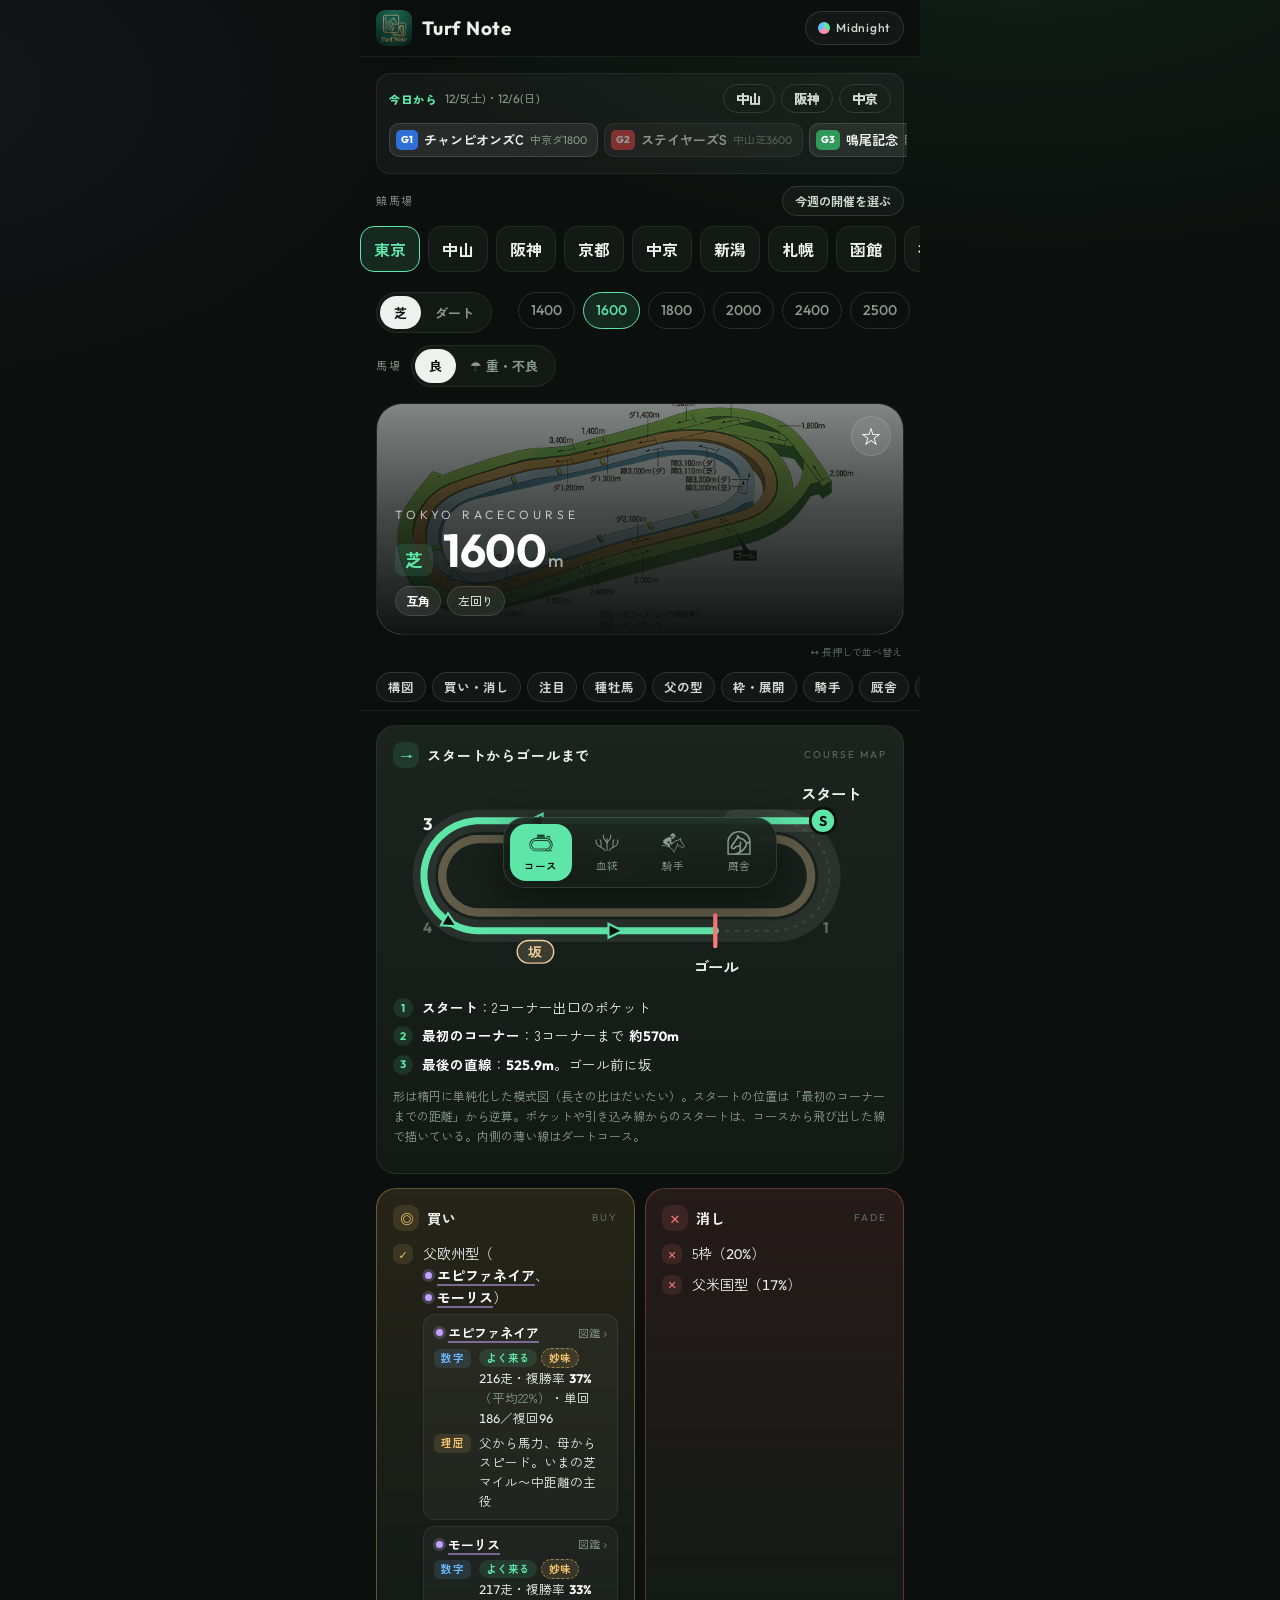
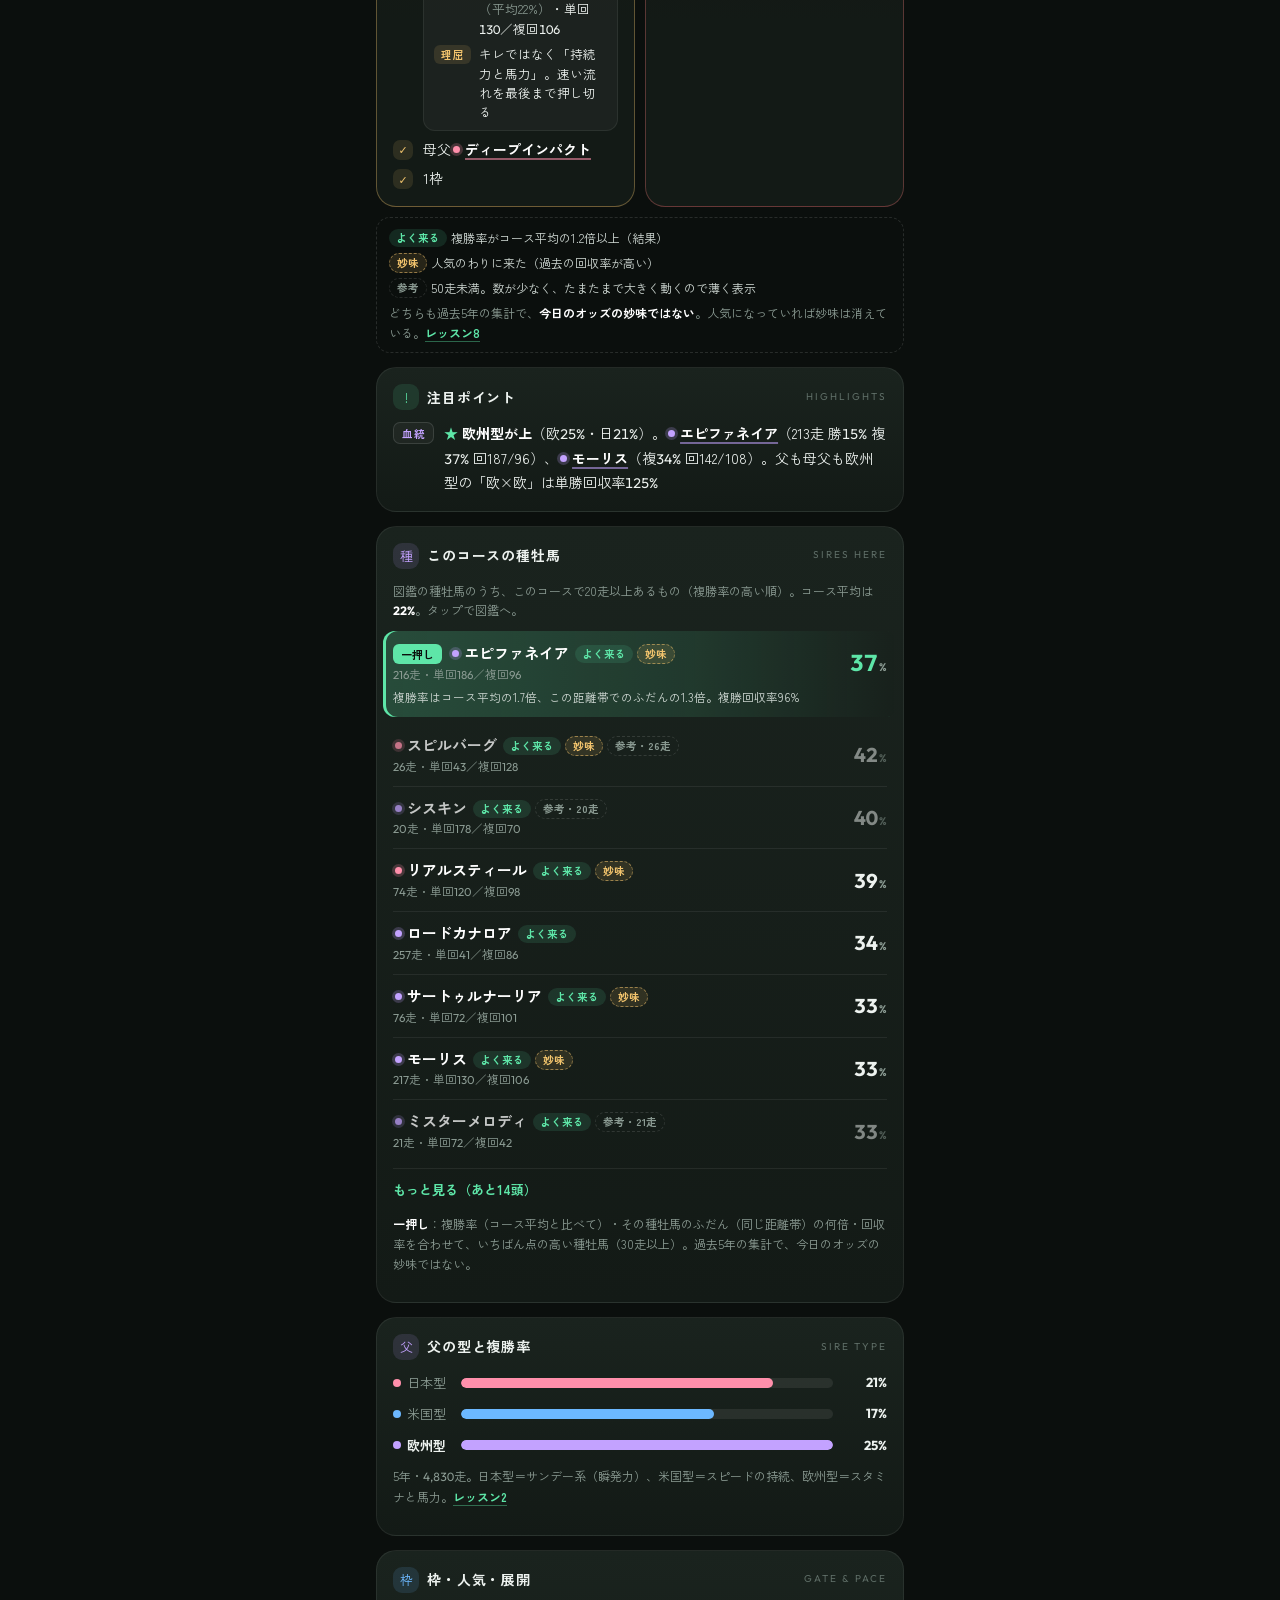
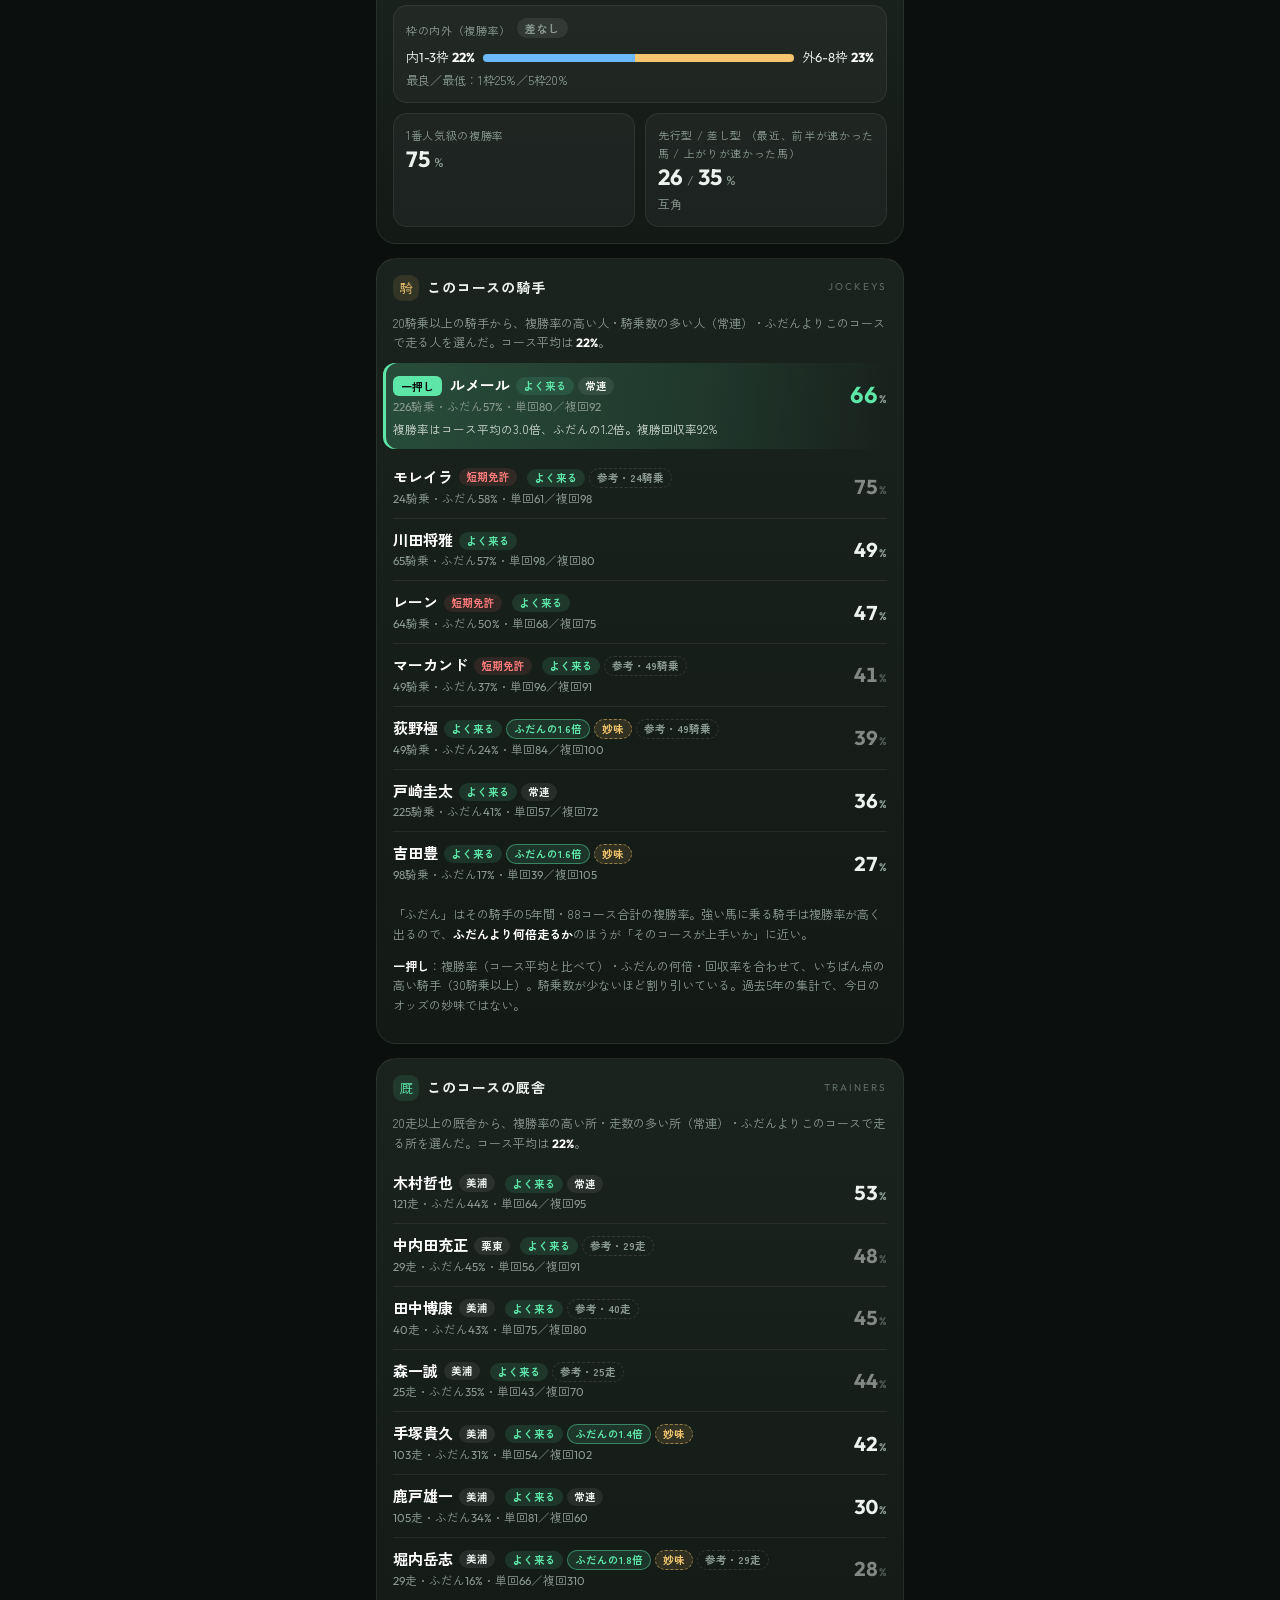
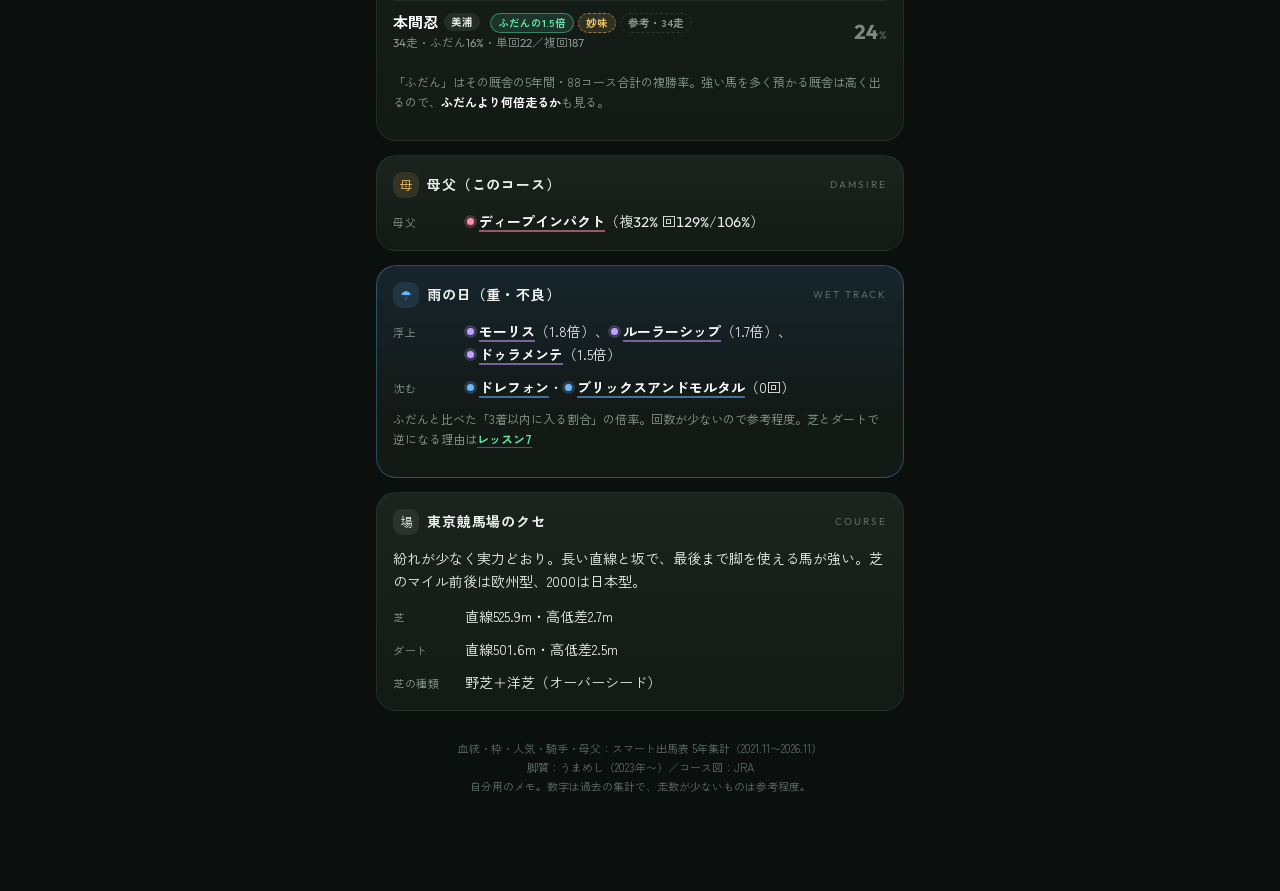
<file: index.html>
<!doctype html>
<html lang="ja">
<head>
  <meta charset="utf-8">
  <meta name="viewport" content="width=device-width, initial-scale=1, viewport-fit=cover">
  <title>Turf Note</title>
  <meta name="description" content="コースを選ぶと、馬券の買い・消し条件と血統・枠の傾向がわかる自分用ノート">
  <meta name="theme-color" content="#0b0f0d">
  <meta name="apple-mobile-web-app-capable" content="yes">
  <meta name="apple-mobile-web-app-status-bar-style" content="black-translucent">
  <meta name="apple-mobile-web-app-title" content="Turf Note">
  <link rel="manifest" href="manifest.webmanifest">
  <link rel="icon" href="icon-192.png" type="image/png">
  <link rel="apple-touch-icon" href="icon-180.png">
  <link rel="preconnect" href="https://fonts.googleapis.com">
  <link rel="preconnect" href="https://fonts.gstatic.com" crossorigin>
  <link href="https://fonts.googleapis.com/css2?family=Outfit:wght@300;500;700&family=Zen+Kaku+Gothic+New:wght@400;500;700&display=swap" rel="stylesheet">
  <link rel="stylesheet" href="style.css">
</head>
<body>
  <div class="app">
    <header class="topbar">
      <div class="brand">
        <button id="topback" class="topback" data-back aria-label="前の画面に戻る"><b>‹</b>戻る</button>
        <img class="brand-mark" src="icon-180.png" alt="" aria-hidden="true">
        <div>
          <div class="brand-name">Turf Note</div>        </div>
        <button id="skin" class="skin-btn" aria-label="デザインを切り替える"><i></i><span>Midnight</span></button>
      </div>
    </header>

    <main id="view"></main>

    <nav class="tabbar" aria-label="メニュー">
      <button class="tab is-active" data-tab="course"><i class="ti ti-course" aria-hidden="true"></i><span>コース</span></button>
      <button class="tab" data-tab="blood"><i class="ti ti-blood" aria-hidden="true"></i><span>血統</span></button>
    <button class="tab" data-tab="jockeys"><i class="ti ti-jockey" aria-hidden="true"></i><span>騎手</span></button>
    <button class="tab" data-tab="trainers"><i class="ti ti-stable" aria-hidden="true"></i><span>厩舎</span></button>
    </nav>
  </div>

  <script src="data.js"></script>
  <script src="app.js"></script>
</body>
</html>
</file>
<file: style.css>
/* Turf Note — 3つのスキン（Midnight / Daylight / Paddock）を data-skin で切り替える */
:root {
  /* Midnight（既定）：夜の芝。暗い緑の地にミント */
  --bg: #0b0f0d;
  --glow1: rgba(94, 230, 168, 0.08);
  --glow2: rgba(195, 162, 255, 0.06);
  --surface: #131a16;
  --surface2: #1a231e;
  --line: rgba(255, 255, 255, 0.07);
  --line2: rgba(255, 255, 255, 0.12);
  --glass: rgba(255, 255, 255, 0.04);
  --glass2: rgba(255, 255, 255, 0.08);
  --text: #edf2ef;
  --text2: #cfd8d3;
  --strong: #ffffff;
  --muted: #8b9b93;
  --faint: #5d6c65;
  --accent: #5ee6a8;
  --on-accent: #0b0f0d;
  --accent-soft: rgba(94, 230, 168, 0.12);
  --gold: #f2c46d;
  --gold-soft: rgba(242, 196, 109, 0.12);
  --red: #ff7b7b;
  --red-soft: rgba(255, 123, 123, 0.11);
  --jp: #ff8fab;
  --us: #6cb8ff;
  --us-soft: rgba(108, 184, 255, 0.13);
  --eu: #c3a2ff;
  --eu-soft: rgba(195, 162, 255, 0.13);
  --dirt: #e9c99a;
  --turf: #5ee6a8;
  --dirt-soft: rgba(233, 201, 154, 0.18);
  --bar: rgba(11, 15, 13, 0.86);
  --tabbar: rgba(22, 30, 26, 0.84);
  --hero-ground: #0d1611;
  --hero-fade-0: rgba(11, 15, 13, 0.12);
  --hero-fade-1: rgba(11, 15, 13, 0.55);
  --hero-fade-2: rgba(11, 15, 13, 0.96);
  --hero-text: #ffffff;
  --hero-img-opacity: 0.55;
  --shadow: 0 12px 40px rgba(0, 0, 0, 0.45);
  --radius: 20px;
  --font: "Zen Kaku Gothic New", system-ui, -apple-system, "Hiragino Sans", sans-serif;
  --num: "Outfit", "Zen Kaku Gothic New", sans-serif;
  --display: "Outfit", "Zen Kaku Gothic New", sans-serif;
  --safe-b: env(safe-area-inset-bottom, 0px);
  color-scheme: dark;
}

/* Daylight：昼の競馬場。白い地に深い芝の緑 */
:root[data-skin="daylight"] {
  --bg: #eef2ee;
  --glow1: rgba(15, 138, 95, 0.10);
  --glow2: rgba(40, 90, 200, 0.06);
  --surface: #ffffff;
  --surface2: #ffffff;
  --line: rgba(16, 40, 28, 0.08);
  --line2: rgba(16, 40, 28, 0.16);
  --glass: rgba(16, 40, 28, 0.035);
  --glass2: rgba(16, 40, 28, 0.07);
  --text: #15241c;
  --text2: #33463c;
  --strong: #0a1610;
  --muted: #5f7268;
  --faint: #8a9a91;
  --accent: #0f8a5f;
  --on-accent: #ffffff;
  --accent-soft: rgba(15, 138, 95, 0.10);
  --gold: #a8741a;
  --gold-soft: rgba(201, 146, 40, 0.13);
  --red: #c8423f;
  --red-soft: rgba(200, 66, 63, 0.09);
  --jp: #d94a78;
  --us: #2b74c9;
  --us-soft: rgba(43, 116, 201, 0.10);
  --eu: #7c55d6;
  --eu-soft: rgba(124, 85, 214, 0.10);
  --dirt: #9a6a2e;
  --turf: #1f9a5c;
  --dirt-soft: rgba(154, 106, 46, 0.12);
  --bar: rgba(238, 242, 238, 0.88);
  --tabbar: rgba(255, 255, 255, 0.9);
  --hero-ground: #dfe9e2;
  --hero-fade-0: rgba(255, 255, 255, 0.0);
  --hero-fade-1: rgba(255, 255, 255, 0.35);
  --hero-fade-2: rgba(255, 255, 255, 0.96);
  --hero-text: #0a1610;
  --hero-img-opacity: 0.9;
  --shadow: 0 10px 30px rgba(16, 40, 28, 0.14);
  color-scheme: light;
}

/* Paddock：勝負服。濃紺の地に黄色、角を立てた番組表風 */
:root[data-skin="paddock"] {
  --bg: #0c1330;
  --glow1: rgba(255, 210, 63, 0.10);
  --glow2: rgba(255, 77, 109, 0.08);
  --surface: #121b40;
  --surface2: #17224d;
  --line: rgba(255, 255, 255, 0.09);
  --line2: rgba(255, 255, 255, 0.16);
  --glass: rgba(255, 255, 255, 0.05);
  --glass2: rgba(255, 255, 255, 0.09);
  --text: #f3f5ff;
  --text2: #d3d9f5;
  --strong: #ffffff;
  --muted: #9aa6d6;
  --faint: #6a76a8;
  --accent: #ffd23f;
  --on-accent: #0c1330;
  --accent-soft: rgba(255, 210, 63, 0.14);
  --gold: #ffd23f;
  --gold-soft: rgba(255, 210, 63, 0.14);
  --red: #ff5c7a;
  --red-soft: rgba(255, 92, 122, 0.14);
  --jp: #ff7aa2;
  --us: #59c3ff;
  --us-soft: rgba(89, 195, 255, 0.14);
  --eu: #b99bff;
  --eu-soft: rgba(185, 155, 255, 0.14);
  --dirt: #ffb86b;
  --turf: #4fd18b;
  --dirt-soft: rgba(255, 184, 107, 0.16);
  --bar: rgba(12, 19, 48, 0.88);
  --tabbar: rgba(18, 27, 64, 0.9);
  --hero-ground: #0e1a45;
  --hero-fade-0: rgba(12, 19, 48, 0.15);
  --hero-fade-1: rgba(12, 19, 48, 0.55);
  --hero-fade-2: rgba(12, 19, 48, 0.97);
  --hero-text: #ffffff;
  --hero-img-opacity: 0.5;
  --radius: 8px;
  --display: "Outfit", "Zen Kaku Gothic New", sans-serif;
  color-scheme: dark;
}

* { box-sizing: border-box; }
html, body { margin: 0; }
body {
  background:
    radial-gradient(1200px 600px at 80% -10%, var(--glow1), transparent 60%),
    radial-gradient(900px 500px at -10% 10%, var(--glow2), transparent 60%),
    var(--bg);
  background-attachment: fixed;
  color: var(--text);
  font-family: var(--font);
  font-size: 15px;
  line-height: 1.65;
  -webkit-font-smoothing: antialiased;
  -webkit-tap-highlight-color: transparent;
  transition: background-color .3s, color .3s;
}
button { font: inherit; color: inherit; background: none; border: 0; cursor: pointer; }
button:focus-visible { outline: 2px solid var(--accent); outline-offset: 2px; }
b, strong { font-weight: 700; color: var(--strong); }
.num { font-family: var(--num); font-feature-settings: "tnum"; }

.app {
  max-width: 560px; margin: 0 auto; min-height: 100vh;
  padding-left: max(16px, env(safe-area-inset-left, 0px));
  padding-right: max(16px, env(safe-area-inset-right, 0px));
  padding-bottom: calc(96px + var(--safe-b));
}

/* ---------- top bar ---------- */
.topbar {
  /* iPhoneのホーム画面版では画面の一番上（時計の下）まで帯を伸ばす。
     top をずらすと下の中身に帯が重なって「戻る」が隠れるので、top は0にして余白で逃がす */
  position: sticky; top: 0; z-index: 20;
  margin: 0 calc(-1 * max(16px, env(safe-area-inset-left, 0px)));
  padding: calc(10px + env(safe-area-inset-top, 0px)) max(16px, env(safe-area-inset-right, 0px)) 10px max(16px, env(safe-area-inset-left, 0px));
  background: var(--bar);
  backdrop-filter: blur(14px); -webkit-backdrop-filter: blur(14px);
  border-bottom: 1px solid var(--line);
}
.brand { display: flex; align-items: center; gap: 10px; }
.brand-mark { width: 36px; height: 36px; border-radius: 9px; flex: 0 0 auto; display: block; }
.brand-name { font-family: var(--display); font-weight: 700; font-size: 19px; letter-spacing: 0.04em; line-height: 1.1; }
.brand-sub { font-size: 11px; color: var(--muted); letter-spacing: 0.08em; }
.skin-btn {
  margin-left: auto; display: inline-flex; align-items: center; gap: 6px;
  font-family: var(--num); font-size: 12px; font-weight: 500; letter-spacing: .06em;
  padding: 6px 12px; border-radius: 999px; border: 1px solid var(--line2); color: var(--text2); background: var(--glass);
}
.skin-btn i { width: 12px; height: 12px; border-radius: 50%; background: conic-gradient(var(--accent) 0 33%, var(--jp) 0 66%, var(--us) 0); }

/* ---------- selectors ---------- */
.picker { padding-top: 16px; }
.label-sm { font-size: 11px; letter-spacing: 0.14em; color: var(--muted); margin: 0 0 8px; font-family: var(--num); text-transform: uppercase; }
.scroller { display: flex; gap: 8px; overflow-x: auto; scrollbar-width: none; margin: 0 -16px; padding: 2px 16px 6px; scroll-snap-type: x proximity; }
.scroller::-webkit-scrollbar { display: none; }
.venue {
  flex: 0 0 auto; scroll-snap-align: start;
  /* 漢字だけ・全部同じ幅 */
  width: 60px; padding: 9px 0; border-radius: calc(var(--radius) - 6px);
  background: var(--surface); border: 1px solid var(--line);
  text-align: center; transition: transform .15s, background .2s, border-color .2s;
}
.venue:active { transform: scale(0.97); }
.venue .v-jp { font-weight: 700; font-size: 16px; display: block; }
.venue .v-en { font-family: var(--num); font-size: 9.5px; letter-spacing: 0.16em; color: var(--faint); }
.venue.is-active { background: var(--accent-soft); border-color: var(--accent); }
.venue.is-active .v-jp { color: var(--accent); }

.row2 { display: flex; gap: 10px; align-items: center; margin-top: 12px; }
.seg { display: inline-flex; background: var(--surface); border: 1px solid var(--line); border-radius: 999px; padding: 3px; flex: 0 0 auto; }
.seg button { padding: 6px 14px; border-radius: 999px; font-size: 13px; font-weight: 700; color: var(--muted); transition: all .2s; }
.seg button.is-active { background: var(--text); color: var(--bg); }
.seg button[data-s="ダート"].is-active { background: var(--dirt); color: var(--bg); }
.dists { flex: 1; min-width: 0; margin: 0 -16px 0 0; padding-right: 16px; }
.dist {
  flex: 0 0 auto; padding: 6px 12px; border-radius: 999px; font-family: var(--num); font-weight: 500; font-size: 14px;
  border: 1px solid var(--line2); color: var(--muted); transition: all .2s;
}
.dist small { font-family: var(--font); font-size: 10px; margin-left: 2px; }
.dist.is-active { border-color: var(--accent); color: var(--accent); background: var(--accent-soft); }

/* ---------- hero ---------- */
.hero {
  position: relative; margin-top: 16px; border-radius: calc(var(--radius) + 6px); overflow: hidden; min-height: 230px;
  background: var(--hero-ground); border: 1px solid var(--line);
  isolation: isolate; color: var(--hero-text);
}
.hero img { position: absolute; inset: 0; width: 100%; height: 100%; object-fit: cover; opacity: var(--hero-img-opacity); z-index: -2; transform: scale(1.06); }
.hero::after { content: ""; position: absolute; inset: 0; z-index: -1;
  background: linear-gradient(180deg, var(--hero-fade-0) 0%, var(--hero-fade-1) 45%, var(--hero-fade-2) 100%); }
.hero-in { padding: 18px; display: flex; flex-direction: column; min-height: 230px; justify-content: flex-end; }
.hero-en { font-family: var(--num); font-weight: 300; letter-spacing: 0.32em; font-size: 12px; opacity: .8; }
.hero-title { display: flex; align-items: baseline; gap: 10px; margin: 2px 0 10px; }
.hero-title .surf { font-size: 18px; font-weight: 700; padding: 1px 10px; border-radius: 8px; background: var(--accent-soft); color: var(--accent); }
.hero-title .surf.dirt { background: var(--dirt-soft); color: var(--dirt); }
.hero-title .d { font-family: var(--display); font-weight: 700; font-size: 46px; line-height: 1; letter-spacing: -0.01em; }
.hero-title .d small { font-size: 18px; font-weight: 500; margin-left: 2px; opacity: .6; }
.hero-title .tag { font-size: 13px; opacity: .7; }
.pills { display: flex; flex-wrap: wrap; gap: 6px; }
.pill { font-size: 12px; padding: 4px 10px; border-radius: 999px; background: var(--glass2); border: 1px solid var(--line2); backdrop-filter: blur(6px); }
.pill b { font-family: var(--num); }
.pill-turf { background: var(--turf); color: #08140e; border-color: var(--turf); font-weight: 700; }

/* ---------- cards ---------- */
.card { margin-top: 14px; background: linear-gradient(180deg, var(--surface2), var(--surface)); border: 1px solid var(--line); border-radius: var(--radius); padding: 16px; }
.card-h { display: flex; align-items: center; gap: 8px; margin-bottom: 12px; }
.card-h h2 { font-size: 14px; margin: 0; letter-spacing: 0.06em; font-weight: 700; text-wrap: balance; }
.card-h .en { font-family: var(--num); font-size: 10px; letter-spacing: 0.2em; color: var(--faint); margin-left: auto; text-transform: uppercase; }
.ico { width: 26px; height: 26px; border-radius: 9px; display: grid; place-items: center; font-size: 13px; flex: 0 0 auto; background: var(--glass2); }

.bs { display: grid; grid-template-columns: 1fr; gap: 10px; margin-top: 14px; }
.bs .card { margin-top: 0; }
.list { list-style: none; margin: 0; padding: 0; display: grid; gap: 8px; }
.list li { display: flex; gap: 10px; align-items: flex-start; font-size: 14px; line-height: 1.55; min-width: 0; }
.list li .mk { flex: 0 0 auto; width: 20px; height: 20px; border-radius: 7px; display: grid; place-items: center; font-size: 11px; font-weight: 700; margin-top: 1px; }
.buy { border-color: color-mix(in srgb, var(--gold) 35%, transparent); background: linear-gradient(180deg, var(--gold-soft), var(--surface) 70%); }
.buy .ico, .buy .mk { background: var(--gold-soft); color: var(--gold); }
.avoid { border-color: color-mix(in srgb, var(--red) 30%, transparent); background: linear-gradient(180deg, var(--red-soft), var(--surface) 70%); }
.avoid .ico, .avoid .mk { background: var(--red-soft); color: var(--red); }

.points { display: grid; gap: 10px; }
.pt { display: flex; gap: 10px; font-size: 14px; }
.pt > div { min-width: 0; }
.pt .k { flex: 0 0 auto; font-size: 10.5px; font-weight: 700; letter-spacing: .05em; padding: 2px 8px; height: 22px; border-radius: 7px; background: var(--glass); border: 1px solid var(--line2); color: var(--muted); display: inline-flex; align-items: center; }
.pt .k.blood { color: var(--eu); }
.pt .k.waku { color: var(--us); }
.pt .k.style { color: var(--accent); }
.pt .star { color: var(--accent); }

/* type bars */
.types { display: grid; gap: 10px; }
.tbar { display: grid; grid-template-columns: 58px 1fr 44px; align-items: center; gap: 10px; font-size: 13px; }
.tbar .nm { display: flex; align-items: center; gap: 6px; color: var(--muted); }
.tbar .dot { width: 8px; height: 8px; border-radius: 50%; }
.track { height: 10px; border-radius: 99px; background: var(--glass2); overflow: hidden; }
.fill { height: 100%; border-radius: 99px; transform-origin: left; animation: grow .7s cubic-bezier(.2,.8,.2,1) both; }
@keyframes grow { from { transform: scaleX(0.2); } to { transform: scaleX(1); } }
.tbar .v { font-family: var(--num); font-weight: 700; text-align: right; }
.tbar.best .nm { color: var(--text); font-weight: 700; }
.note { font-size: 12px; color: var(--muted); margin-top: 10px; }

/* stat grid */
.stats { display: grid; grid-template-columns: 1fr 1fr; gap: 10px; }
.stat { background: var(--glass); border: 1px solid var(--line); border-radius: calc(var(--radius) - 6px); padding: 12px; min-width: 0; }
.stat .s-l { font-size: 11px; color: var(--muted); letter-spacing: .06em; }
.stat .s-v { font-family: var(--num); font-weight: 700; font-size: 22px; line-height: 1.25; margin-top: 2px; }
.stat .s-v small { font-size: 12px; font-weight: 500; color: var(--muted); font-family: var(--font); margin-left: 4px; }
.stat .s-d { font-size: 12px; color: var(--muted); margin-top: 2px; }
.stat.wide { grid-column: 1 / -1; }
.stat.turfstart { border-color: var(--accent); background: var(--accent-soft); }
.stat.turfstart .s-v { color: var(--accent); }
.duo { display: grid; grid-template-columns: auto 1fr auto; gap: 8px; align-items: center; margin-top: 8px; font-family: var(--num); font-size: 13px; }
.duo .track { height: 8px; position: relative; display: flex; }
.duo .l { background: var(--us); }
.duo .r { background: var(--gold); }
.badge { display: inline-block; font-size: 11px; font-weight: 700; padding: 1px 8px; border-radius: 99px; margin-left: 6px; vertical-align: 2px; font-family: var(--font); }
.badge.good { background: var(--accent-soft); color: var(--accent); }
.badge.warn { background: var(--red-soft); color: var(--red); }
.badge.mid { background: var(--glass2); color: var(--muted); }

.kv { display: grid; gap: 10px; }
.kv .r { display: grid; grid-template-columns: 62px 1fr; gap: 10px; font-size: 14px; }
.kv .r > span:last-child { min-width: 0; }
.kv .r .k { font-size: 11px; color: var(--muted); padding-top: 3px; letter-spacing: .06em; }

/* sire chip */
.sire { font-weight: 700; color: var(--strong); white-space: nowrap; }
.sire::before { content: ""; display: inline-block; vertical-align: 2px; margin: 0 5px 0 2px; width: 7px; height: 7px; border-radius: 50%; background: var(--c, var(--muted)); box-shadow: 0 0 0 3px color-mix(in srgb, var(--c, #888) 22%, transparent); }
.sire.t-日 { --c: var(--jp); }
.sire.t-米 { --c: var(--us); }
.sire.t-欧 { --c: var(--eu); }

.rain { border-color: color-mix(in srgb, var(--us) 30%, transparent); background: linear-gradient(180deg, var(--us-soft), var(--surface) 70%); }
.rain .ico { background: var(--us-soft); color: var(--us); }

.muted { color: var(--muted); }
.small { font-size: 12px; }
.empty { color: var(--muted); font-size: 13px; }

/* blood tab */
.page-h { padding: 22px 0 4px; }
.page-h h1 { font-size: 24px; margin: 0; letter-spacing: .02em; font-family: var(--font); text-wrap: balance; }
.page-h p { color: var(--muted); margin: 4px 0 0; font-size: 13px; }
.typecards { display: grid; gap: 10px; margin-top: 14px; }
.tcard { border-radius: var(--radius); padding: 16px 16px 16px 18px; border: 1px solid var(--line); background: var(--surface); position: relative; overflow: hidden; }
.tcard::before { content: ""; position: absolute; inset: 0 auto 0 0; width: 4px; background: var(--c); }
.tcard h3 { margin: 0; font-size: 17px; display: flex; align-items: baseline; gap: 8px; }
.tcard h3 .en { font-family: var(--num); font-size: 10px; letter-spacing: .2em; color: var(--c); }
.tcard p { margin: 6px 0 10px; font-size: 13.5px; color: var(--text2); }
.chips { display: flex; flex-wrap: wrap; gap: 6px; }
.chip { font-size: 12px; padding: 3px 10px; border-radius: 99px; background: var(--glass); border: 1px solid var(--line2); }
.hg { display: grid; gap: 10px; }
.hg .row { padding: 12px 0; border-top: 1px solid var(--line); }
.hg .row:first-child { border-top: 0; padding-top: 0; }
.hg .row .w { font-size: 12px; color: var(--muted); }

.foot { text-align: center; color: var(--faint); font-size: 11px; margin: 28px 0 0; line-height: 1.7; }

/* ---------- 内回り・外回り ---------- */
.dist small.li, .dist small.lo { display: inline-block; font-size: 9.5px; font-weight: 700; padding: 0 4px; border-radius: 4px; margin-left: 3px; vertical-align: 1px; line-height: 15px; }
/* 金色はお気に入り専用。内回り＝青、外回り＝紫 */
.dist small.li { background: var(--us-soft); color: var(--us); }
.dist small.lo { background: var(--eu-soft); color: var(--eu); }
.pill-loop { background: var(--glass2); color: var(--hero-text); border: 1px solid var(--line2); font-weight: 700; }
.pill-loop.li { border-color: var(--us); color: var(--us); }
.pill-loop.lo { border-color: var(--eu); color: var(--eu); }

/* ---------- 図鑑の一覧（カード・検索・系統図） ---------- */
.zbar { display: flex; gap: 8px; align-items: center; margin-bottom: 10px; }
.zsearch { flex: 1; min-width: 0; }
.zsearch input { width: 100%; height: 36px; border-radius: 999px; border: 1px solid var(--line2); background: var(--glass); color: var(--text); padding: 0 14px; font: inherit; font-size: 14px; outline: none; -webkit-appearance: none; }
.zsearch input:focus { border-color: var(--accent); }
.zview { flex: 0 0 auto; }
.zgroup2 { margin-top: 16px; }
.zgroup2 .zhead { padding-left: 10px; border-left: 3px solid var(--c); margin-bottom: 8px; }
.zgrid { display: grid; grid-template-columns: repeat(2, minmax(0, 1fr)); gap: 8px; }
.zcard { position: relative; display: grid; gap: 3px; padding: 11px 12px 12px; border-radius: 14px; border: 1px solid var(--line); background: var(--glass); overflow: hidden; min-width: 0; }
.zcard::before { content: ""; position: absolute; inset: 0 0 auto 0; height: 3px; background: var(--c); opacity: .9; }
.zcard:active { transform: scale(.98); }
.zc-line { font-size: 10.5px; color: var(--c); font-weight: 700; letter-spacing: .04em; white-space: nowrap; overflow: hidden; text-overflow: ellipsis; }
.zc-name { font-weight: 700; font-size: 14.5px; line-height: 1.3; word-break: keep-all; overflow-wrap: anywhere; }
.zc-kw { display: flex; flex-wrap: wrap; gap: 4px; margin-top: 3px; }
.kw { font-size: 10.5px; padding: 1px 7px; border-radius: 99px; background: var(--glass2); color: var(--text2); white-space: nowrap; }
.zc-line .btag { display: inline-block; font-style: normal; font-size: 10px; line-height: 1.5; padding: 0 6px; border-radius: 8px; background: var(--pb); color: var(--pf); margin-right: 5px; letter-spacing: 0; }
.pill.pbig, .shero .pill.pbig { background: var(--pb); color: var(--pf); border-color: var(--pb); font-weight: 700; }
.tlegend { display: flex; gap: 12px; font-size: 11px; color: var(--muted); margin: 2px 0 8px; }
.tlegend i { display: inline-block; width: 8px; height: 8px; border-radius: 50%; margin-right: 4px; vertical-align: 0; }
.tree2, .tree2 ul { list-style: none; margin: 0; padding: 0; }
.tree2 ul { margin-left: 14px; padding-left: 12px; border-left: 1.5px solid var(--line2); }
.tree2 li { position: relative; }
.tree2 ul > li::before { content: ""; position: absolute; left: -12px; top: 19px; width: 10px; border-top: 1.5px solid var(--line2); }
.tree2 > li { margin-bottom: 6px; }
.tnode { display: flex; align-items: baseline; gap: 8px; padding: 8px 4px; border-radius: 10px; min-width: 0; }
.tnode i { flex: 0 0 auto; width: 8px; height: 8px; border-radius: 50%; background: var(--c); transform: translateY(-1px); }
.tnode b { font-size: 14px; white-space: nowrap; }
.tnode .tk { font-size: 11px; color: var(--muted); white-space: nowrap; overflow: hidden; text-overflow: ellipsis; min-width: 0; }
.tree2 > li > .tnode b { font-size: 15.5px; }
.tree2 li.hit > .tnode { background: var(--accent-soft); }
.tree2.flat { display: grid; grid-template-columns: minmax(0, 1fr); }
[hidden] { display: none !important; }
:root[data-skin="paddock"] .zcard, :root[data-skin="paddock"] .zsearch input { border-radius: 8px; }

/* ---------- 今週の開催・お気に入りの編集 ---------- */
.vhead { display: flex; align-items: center; justify-content: space-between; margin-bottom: 8px; }
.meet-btn { font-size: 12px; font-weight: 700; padding: 4px 12px; border-radius: 999px; border: 1px solid var(--line2); color: var(--text2); background: var(--glass); }
.meet-btn.on { border-color: var(--accent); color: var(--accent); background: var(--accent-soft); }
.scroller.meetrow .venue { flex: 1 1 0; width: auto; min-width: 64px; padding: 12px 0; }
.scroller.meetrow .venue .v-jp { font-size: 18px; }
.venue.more { color: var(--muted); }
.venue.more .v-jp, .venue.more { font-size: 13px; font-weight: 700; }
.meet-edit { padding: 12px; border-radius: var(--radius); border: 1px solid var(--accent); background: var(--accent-soft); }
.meet-h { margin: 0 0 10px; font-size: 13px; font-weight: 700; }
.meet-grid { display: grid; grid-template-columns: repeat(5, minmax(0, 1fr)); gap: 6px; }
.meet-grid .venue { width: auto; }
.venue.is-picked { background: var(--accent); border-color: var(--accent); }
.venue.is-picked .v-jp { color: var(--on-accent); }
.meet-btns { display: flex; gap: 8px; justify-content: flex-end; margin-top: 10px; }
.btn, .btn-pri { padding: 7px 16px; border-radius: 999px; font-size: 13px; font-weight: 700; border: 1px solid var(--line2); background: var(--glass); color: var(--text); }
.btn-pri { background: var(--accent); color: var(--on-accent); border-color: var(--accent); }
.btn.danger { color: var(--red); border-color: color-mix(in srgb, var(--red) 45%, transparent); background: var(--red-soft); margin-right: auto; }
.favedit { flex: 0 0 auto; font-size: 12px; font-weight: 700; color: var(--muted); padding: 4px 10px; border-radius: 999px; border: 1px solid var(--line2); }
.favs.editing { display: block; padding: 10px 12px; border-radius: var(--radius); border: 1px dashed color-mix(in srgb, var(--gold) 50%, transparent); }
.favs-chips { display: flex; flex-wrap: wrap; gap: 6px; }
.fav.del b { margin-left: 6px; color: var(--red); font-size: 14px; }
.toast { position: fixed; left: 50%; bottom: calc(96px + var(--safe-b)); transform: translate(-50%, 20px); z-index: 50; max-width: 88vw;
  padding: 10px 16px; border-radius: 14px; background: var(--text); color: var(--bg); font-size: 13px; font-weight: 700; text-align: center;
  width: max-content; opacity: 0; pointer-events: none; transition: opacity .2s, transform .2s; }
.toast.show { opacity: 1; transform: translate(-50%, 0); }
:root[data-skin="paddock"] .meet-btn, :root[data-skin="paddock"] .btn, :root[data-skin="paddock"] .btn-pri, :root[data-skin="paddock"] .favedit { border-radius: 6px; }

/* ---------- 馬場・お気に入り ---------- */
.row3 { display: flex; align-items: center; gap: 10px; margin-top: 10px; }
.seg.going button[data-g="重"].is-active { background: var(--us); color: var(--bg); }
.pill-wet { background: var(--us); color: var(--bg); border-color: var(--us); font-weight: 700; }
.lab.wetup { background: var(--us-soft); color: var(--us); }
.lab.wetdown { background: var(--red-soft); color: var(--red); }
.wetcard .kv .k.up { color: var(--accent); font-weight: 700; }
.wetcard .kv .k.down { color: var(--red); font-weight: 700; }
.wet-why { display: grid; gap: 6px; margin-top: 10px; }
.is-wet .hero { border-color: color-mix(in srgb, var(--us) 45%, transparent); }
.favs { display: flex; align-items: center; gap: 8px; margin-bottom: 12px; }
.favs-l { color: var(--gold); font-size: 15px; flex: 0 0 auto; }
.favs-s { flex: 1; min-width: 0; margin: 0 -16px 0 0; padding: 2px 16px 4px 0; }
.fav { flex: 0 0 auto; padding: 5px 12px; border-radius: 999px; font-size: 12.5px; font-weight: 700; border: 1px solid color-mix(in srgb, var(--gold) 40%, transparent); background: var(--gold-soft); color: var(--text); }
.fav.is-active { background: var(--gold); color: var(--on-accent); border-color: var(--gold); }
.favstar { position: absolute; top: 12px; right: 12px; z-index: 2; width: 40px; height: 40px; border-radius: 50%; font-size: 20px; line-height: 1; display: grid; place-items: center;
  background: var(--glass2); border: 1px solid var(--line2); color: var(--hero-text); backdrop-filter: blur(6px); -webkit-backdrop-filter: blur(6px); }
.favstar.on { color: var(--gold); border-color: var(--gold); background: var(--gold-soft); }

/* ---------- コースの構図 ---------- */
.cmap { width: 100%; height: auto; display: block; overflow: visible; }
.cm-track { fill: none; stroke: var(--glass2); stroke-width: 16; stroke-linejoin: round; }
.cm-rail { fill: none; stroke: var(--line2); stroke-width: 1; stroke-dasharray: 3 4; }
.cm-run { fill: none; stroke: var(--turf); stroke-width: 5; stroke-linecap: round; stroke-linejoin: round; }
.cm-run.dirt { stroke: var(--dirt); }
.cm-arrow { fill: var(--bg); stroke: var(--turf); stroke-width: 1.5; }
.cm-arrow.dirt { stroke: var(--dirt); fill: var(--bg); }
.cm-other { fill: none; stroke-width: 6; opacity: .35; }
.cm-other.turf { stroke: var(--turf); }
.cm-other.dirt { stroke: var(--dirt); }
.cm-chute-bg { stroke: var(--glass2); stroke-width: 16; stroke-linecap: round; }
.cm-turf { font-size: 10.5px; font-weight: 700; fill: var(--turf); }
.cm-cn { font-family: var(--num); font-size: 10.5px; font-weight: 700; fill: var(--faint); text-anchor: middle; }
.cm-cn.on { fill: var(--text); font-size: 12px; }
.cm-goal { stroke: var(--red); stroke-width: 3; stroke-linecap: round; }
.cm-start { fill: var(--turf); stroke: var(--bg); stroke-width: 2; }
.cm-start.dirt { fill: var(--dirt); }
.cm-s { font-family: var(--num); font-size: 10px; font-weight: 700; fill: var(--on-accent); text-anchor: middle; }
.cm-lbl { font-size: 11px; font-weight: 700; fill: var(--text); }
.cm-dim { font-size: 11px; fill: var(--muted); }
.cm-mid { font-size: 11px; fill: var(--faint); letter-spacing: .08em; }
.cm-slope { fill: var(--dirt-soft); stroke: var(--dirt); stroke-width: 1; }
.cm-st { font-size: 10px; font-weight: 700; fill: var(--dirt); text-anchor: middle; }
.cm-steps { display: grid; gap: 7px; margin-top: 10px; font-size: 13.5px; }
.cm-steps .st { display: flex; gap: 9px; align-items: flex-start; line-height: 1.55; }
.cm-steps .n { flex: 0 0 auto; width: 20px; height: 20px; border-radius: 50%; display: grid; place-items: center; font-family: var(--num); font-size: 11px; font-weight: 700; background: var(--accent-soft); color: var(--accent); margin-top: 1px; }
.cm-steps .lab { margin-left: 6px; }

/* ---------- links ---------- */
a { color: inherit; text-decoration: none; }
a.sire { text-decoration: underline; text-decoration-color: color-mix(in srgb, var(--c, var(--muted)) 55%, transparent); text-underline-offset: 3px; text-decoration-thickness: 1.5px; }
.term { color: var(--accent); font-weight: 700; text-decoration: underline; text-decoration-color: color-mix(in srgb, var(--accent) 40%, transparent); text-underline-offset: 3px; }
.chev { color: var(--faint); font-size: 18px; line-height: 1; flex: 0 0 auto; }

/* ---------- 数字（事実）と理屈（解釈）のしるし ---------- */
.tg { flex: 0 0 auto; display: inline-flex; align-items: center; height: 19px; padding: 0 7px; border-radius: 6px; font-size: 10.5px; font-weight: 700; letter-spacing: .06em; }
.tg.f { background: var(--us-soft); color: var(--us); }
.tg.w { background: var(--gold-soft); color: var(--gold); }
.tg.big { height: 24px; padding: 0 9px; font-size: 12px; }
.lab { display: inline-block; font-size: 10.5px; font-weight: 700; padding: 0 7px; border-radius: 99px; margin-right: 4px; line-height: 18px; vertical-align: 1px; white-space: nowrap; }
.lab.good { background: var(--accent-soft); color: var(--accent); }
.lab.value { background: var(--gold-soft); color: var(--gold); border: 1px dashed color-mix(in srgb, var(--gold) 55%, transparent); }
.lab.weak { background: var(--red-soft); color: var(--red); }
.lab.few { background: transparent; color: var(--muted); border: 1px dashed var(--line2); }
.srow.few .srow-p, .crow.few .crow-p, .bband.few .bv { opacity: .5; }
.srow.few .srow-n .sire, .crow.few .crow-k { opacity: .75; }
.bband.few .bfill { opacity: .45; }

/* コース画面の見出しボタン（押すとその場所へ） */
.secnav { position: sticky; top: calc(env(safe-area-inset-top, 0px) + 57px); z-index: 15; margin: 12px -16px 0; padding: 8px 16px;
  display: flex; gap: 6px; overflow-x: auto; scrollbar-width: none; background: var(--bar); backdrop-filter: blur(14px); -webkit-backdrop-filter: blur(14px); border-bottom: 1px solid var(--line); }
.secnav::-webkit-scrollbar { display: none; }
.secnav button { flex: 0 0 auto; padding: 4px 11px; border-radius: 999px; font-size: 12.5px; font-weight: 700; border: 1px solid var(--line2); color: var(--text2); background: var(--glass); }
.secnav button.on { border-color: var(--accent); color: var(--accent); background: var(--accent-soft); }
.secnav button { -webkit-user-select: none; user-select: none; -webkit-touch-callout: none; transition: box-shadow .15s, background .15s; }
.secnav button.lifted { position: relative; z-index: 2; transition: none; border-color: var(--accent); color: var(--accent); background: var(--accent-soft); box-shadow: 0 6px 18px rgba(0,0,0,.35); scale: 1.08; }
.secnav.dragging { overflow-x: hidden; }
.secnav button.secreset { color: var(--muted); border-style: dashed; font-weight: 600; }
.sechint { margin: 10px 2px -6px; font-size: 10px; color: var(--faint); line-height: 1.3; text-align: right; }
/* 今年のリーディング：トップ・上位・中堅・下位 */
.jlead { font-weight: 700; }
.jlead.t-トップ, .jlead-pill.t-トップ { color: #2f6fd6; }
.jlead.t-上位, .jlead-pill.t-上位 { color: var(--turf, #2f9a5a); }
.jlead.t-中堅, .jlead-pill.t-中堅 { color: var(--text2); }
.jlead.t-下位, .jlead-pill.t-下位 { color: var(--muted); }
.jlead-pill.t-トップ { border-color: #2f6fd6; }
.jlead-pill.t-上位 { border-color: var(--turf, #2f9a5a); }
.jfam {display: flex; gap: 8px; align-items: baseline; margin: -2px 0 10px; font-size: 13px; line-height: 1.5; }
.jfam .k { flex: 0 0 auto; font-size: 11px; font-weight: 800; padding: 1px 7px; border-radius: 6px; background: var(--glass2); color: var(--text2); }
.jfam a { color: var(--accent); text-decoration: underline; text-underline-offset: 2px; }
/* 今週の開催・重賞 */
.week { margin: 0 0 12px; padding: 10px 12px; border-radius: 14px; background: var(--glass); border: 1px solid var(--line); }
.week-h { display: flex; align-items: center; gap: 8px; flex-wrap: wrap; }
.week-t { font-size: 11px; font-weight: 800; letter-spacing: .08em; color: var(--accent); }
.week-d { font-family: var(--num); font-size: 12px; color: var(--muted); }
.week-v { display: flex; gap: 6px; margin-left: auto; }
.week-v .wv { padding: 3px 12px; border-radius: 999px; font-size: 13px; font-weight: 800; border: 1px solid var(--line2); color: var(--text2); background: transparent; }
.week-v .wv.is-active { border-color: var(--accent); color: var(--accent); background: var(--accent-soft); }
.week-r { display: flex; gap: 6px; margin-top: 8px; }
.week-r .wr { flex: 0 0 auto; display: flex; align-items: center; gap: 6px; padding: 5px 10px 5px 6px; border-radius: 10px; border: 1px solid var(--line2); background: var(--glass2); color: var(--text); text-align: left; }
.week-r .wr.is-active { border-color: var(--accent); }
.week-r .wr:disabled { opacity: .55; }
.wr-n { font-size: 13px; font-weight: 700; }
.wr-c { font-size: 11px; color: var(--muted); font-family: var(--num); }
.gr { font-family: var(--num); font-size: 10px; font-weight: 800; padding: 2px 5px; border-radius: 5px; color: #fff; background: #777; }
.gr.g1 { background: #2f6fd6; } .gr.g2 { background: #d64545; } .gr.g3 { background: #2f9a5a; }
/* 血統表（4代） */
.ped-head, .pgrid { display: grid; grid-template-columns: 0.95fr 1fr 1fr 1.1fr; gap: 2px; }
.ped-head span { font-size: 10px; color: var(--faint); letter-spacing: .06em; padding: 0 4px 4px; }
.pgrid { grid-template-rows: repeat(16, minmax(24px, auto)); border-radius: 10px; overflow: hidden; }
.pc { display: flex; align-items: center; padding: 3px 5px; font-size: 11px; line-height: 1.25; min-width: 0; word-break: break-word; }
.pc.m { background: rgba(80, 140, 230, .13); }
.pc.f { background: rgba(230, 100, 140, .12); }
.pc.g1 { font-size: 13.5px; font-weight: 800; }
.pc.g2 { font-size: 12.5px; font-weight: 700; }
.pc.g3 { font-size: 11.5px; }
.pc.g4 { font-size: 10.5px; color: var(--text2); }
.pc small { display: block; font-size: 9px; color: var(--faint); font-weight: 500; }
.pc a { color: var(--accent); text-decoration: underline; text-decoration-thickness: 1px; text-underline-offset: 2px; }
.pc a i { display: block; font-style: normal; font-size: 9px; color: var(--muted); text-decoration: none; }
.pc.x { box-shadow: inset 3px 0 0 #9b7be0; }
.pcross .k { box-shadow: inset 3px 0 0 #9b7be0; }
.pcross { display: flex; flex-wrap: wrap; gap: 6px 10px; align-items: center; margin-top: 10px; font-size: 12px; }
.pcross .k { font-size: 11px; font-weight: 800; padding: 2px 7px; border-radius: 6px; background: var(--glass2); color: var(--text2); }
.pcross .cx b { font-weight: 700; }
.pz { color: var(--accent); font-weight: 700; }
/* レッスン（折りたたみ） */
details.lessons-box > summary { list-style: none; cursor: pointer; margin-bottom: 0; }
details.lessons-box > summary::-webkit-details-marker { display: none; }
details.lessons-box[open] > summary { margin-bottom: 12px; }
details.lessons-box .foldhint { margin-left: auto; font-size: 10px; color: var(--faint); }
details.lessons-box .foldhint i { font-style: normal; }
details.lessons-box .h-open, details.lessons-box[open] .h-closed { display: none; }
details.lessons-box[open] .h-open { display: inline; }
details.lessons-box .fold { color: var(--muted); font-size: 13px; transition: transform .2s; transform: rotate(-90deg); }
details.lessons-box[open] .fold { transform: none; }
[data-sec] { scroll-margin-top: calc(env(safe-area-inset-top, 0px) + 112px); }
:root[data-skin="paddock"] .secnav button { border-radius: 6px; }

/* 買い・消しの中の種牡馬メモ */
.li-b { min-width: 0; flex: 1; display: grid; gap: 6px; }
.sn { border-radius: 12px; background: var(--glass); border: 1px solid var(--line); padding: 8px 10px; display: grid; gap: 5px; font-size: 12.5px; line-height: 1.5; }
.sn-n { display: flex; align-items: center; justify-content: space-between; font-size: 13px; }
.sn-go { font-size: 11px; color: var(--muted); }
.sn-l { display: flex; gap: 8px; align-items: flex-start; font-size: 12.5px; line-height: 1.55; }
.sn-l .tg { margin-top: 1px; }
.sn-l > span:last-child { min-width: 0; }
.legend { margin-top: 10px; padding: 10px 12px; border-radius: 14px; border: 1px dashed var(--line2); font-size: 12px; display: grid; gap: 5px; color: var(--text2); }

/* このコースの種牡馬 */
.srows { display: grid; }
.srow { display: grid; grid-template-columns: 1fr auto; column-gap: 10px; padding: 9px 0; border-top: 1px solid var(--line); }
.srow:first-child { border-top: 0; }
.srow-n { display: flex; flex-wrap: wrap; align-items: center; gap: 4px 6px; min-width: 0; }
.srow-p { grid-row: span 2; align-self: center; font-weight: 700; font-size: 20px; }
.srow-p small, .crow-p small { font-size: 11px; color: var(--muted); margin-left: 1px; }
.srow-d { font-size: 11.5px; color: var(--muted); font-family: var(--num); }

/* ---------- 血統ホーム ---------- */
.lrows { display: grid; }
.lrow { display: flex; align-items: center; gap: 12px; padding: 11px 0; border-top: 1px solid var(--line); }
.lrow:first-child { border-top: 0; padding-top: 2px; }
.lrow .ln { font-size: 20px; font-weight: 300; color: var(--accent); width: 28px; flex: 0 0 auto; }
.lrow .lt { display: grid; min-width: 0; flex: 1; }
.lrow .lt b { font-size: 15px; }
.lrow .lt span { font-size: 12px; color: var(--muted); line-height: 1.5; }
.zseg { margin-bottom: 6px; display: flex; width: max-content; max-width: 100%; }
.zgroup { margin-top: 14px; padding-left: 12px; border-left: 3px solid var(--c); }
.zhead h3 { margin: 0; font-size: 17px; display: flex; align-items: baseline; gap: 8px; }
.zhead h3 .en { font-family: var(--num); font-size: 10px; letter-spacing: .2em; color: var(--c); }
.zhead p { margin: 2px 0 6px; font-size: 12px; color: var(--muted); }
.zline { font-size: 10.5px; font-weight: 700; color: var(--c); letter-spacing: .08em; margin: 10px 0 2px; }
.zrow { display: grid; grid-template-columns: 1fr auto; column-gap: 8px; padding: 8px 0; border-top: 1px solid var(--line); }
.zrow .zn { font-weight: 700; font-size: 14.5px; }
.zrow .zt { grid-column: 1; font-size: 12px; color: var(--muted); line-height: 1.5; overflow: hidden; display: -webkit-box; -webkit-line-clamp: 2; -webkit-box-orient: vertical; }
.zrow .chev { grid-column: 2; grid-row: 1 / span 2; align-self: center; }

/* ---------- 図鑑のページ ---------- */
.topback { display: none; flex: 0 0 auto; align-items: center; gap: 2px; height: 34px; padding: 0 14px 0 10px; border-radius: 999px; border: 1px solid var(--line2); background: var(--glass2); font-size: 14px; font-weight: 700; color: var(--text); }
.topback b { font-size: 20px; line-height: 1; margin-top: -2px; color: var(--accent); }
.topbar.sub .topback { display: inline-flex; }
.topbar.sub .brand-mark, .topbar.sub .brand-sub { display: none; }
.topbar.sub .brand-name { font-size: 16px; }
.shero { margin-top: 12px; border-radius: calc(var(--radius) + 6px); padding: 20px 18px 18px; border: 1px solid var(--line); position: relative; overflow: hidden;
  background: radial-gradient(500px 220px at 100% 0%, color-mix(in srgb, var(--c) 22%, transparent), transparent 70%), linear-gradient(180deg, var(--surface2), var(--surface)); }
.shero::before { content: ""; position: absolute; inset: 0 auto 0 0; width: 4px; background: var(--c); }
.shero-en { font-family: var(--num); font-size: 10.5px; letter-spacing: .28em; color: var(--c); }
.shero h1 { margin: 2px 0 10px; font-size: 28px; line-height: 1.25; letter-spacing: .02em; text-wrap: balance; }
.shero .pill { background: var(--glass); }
.shero .ptype { border-color: var(--c); color: var(--c); font-weight: 700; }
.tagline { margin: 12px 0 0; font-size: 16px; font-weight: 700; line-height: 1.6; color: var(--strong); text-wrap: pretty; }
.tree { display: grid; gap: 0; }
.tree .tr { display: grid; grid-template-columns: 62px 1fr; gap: 10px; padding: 8px 0; border-top: 1px solid var(--line); font-size: 14px; align-items: center; }
.tree .tr:first-child { border-top: 0; padding-top: 0; }
.tree .k { font-size: 11px; color: var(--muted); letter-spacing: .06em; }
.tree .me { background: var(--accent-soft); margin: 0 -10px; padding: 8px 10px; border-radius: 10px; border-top-color: transparent; }
.tree .me + .tr { border-top-color: transparent; }
.tree .chip { font-weight: 700; }
.tree .dam { margin-top: 4px; border-top-style: dashed; }
.ip { border-color: color-mix(in srgb, var(--gold) 28%, transparent); }
.fx { border-color: color-mix(in srgb, var(--us) 28%, transparent); }
.desc { margin: 0 0 10px; font-size: 14px; color: var(--text2); }
.sub { margin: 14px 0 8px; font-size: 12px; letter-spacing: .1em; color: var(--muted); }
.sub.good { color: var(--accent); }
.sub.bad { color: var(--red); }
.rs { padding: 10px 12px; border-radius: 12px; background: var(--glass); border: 1px solid var(--line); margin-bottom: 8px; display: grid; gap: 6px; }
.rs-c { font-weight: 700; font-size: 14px; }
.rs-w { display: flex; gap: 8px; align-items: flex-start; font-size: 13.5px; color: var(--text2); line-height: 1.6; }
.rs-w .tg { margin-top: 2px; }
.bbands { display: grid; gap: 10px; }
.bband { display: grid; grid-template-columns: 92px 1fr 40px; column-gap: 8px; align-items: center; font-size: 12.5px; }
.bband .bn { color: var(--muted); font-size: 12px; }
.btrack { position: relative; height: 10px; border-radius: 99px; background: var(--glass2); }
.bfill { height: 100%; border-radius: 99px; background: var(--muted); transform-origin: left; animation: grow .7s cubic-bezier(.2,.8,.2,1) both; }
.bavg { position: absolute; top: -3px; bottom: -3px; width: 2px; margin-left: -1px; background: var(--text); opacity: .7; border-radius: 2px; }
.bband.hi .bfill { background: var(--accent); }
.bband.lo .bfill { background: var(--red); }
.bband .bv { font-weight: 700; text-align: right; }
.bband .bd { grid-column: 2 / -1; font-size: 11px; color: var(--faint); font-family: var(--num); }
.hi-t { color: var(--accent); font-weight: 700; }
.lo-t { color: var(--red); font-weight: 700; }
.crows { display: grid; }
.crow { display: grid; grid-template-columns: 1fr auto; column-gap: 10px; padding: 8px 0; border-top: 1px solid var(--line); }
.crow:first-child { border-top: 0; }
.crow-k { font-weight: 700; font-size: 14px; display: flex; flex-wrap: wrap; gap: 4px 8px; align-items: center; }
.crow-l { display: inline-flex; }
.crow-p { grid-row: span 2; align-self: center; font-weight: 700; font-size: 20px; }
.crow-d { font-size: 11.5px; color: var(--muted); font-family: var(--num); }
.wrow { display: grid; grid-template-columns: 40px 1fr; gap: 8px; align-items: start; margin-top: 6px; }
.wrow .k { font-size: 11px; font-weight: 700; padding-top: 5px; }
.wrow .k.up { color: var(--accent); }
.wrow .k.down { color: var(--red); }
.wchips { display: flex; flex-wrap: wrap; gap: 6px; }
.wchip { font-size: 12px; padding: 3px 10px; border-radius: 99px; background: var(--glass); border: 1px solid var(--line2); }

/* ---------- レッスンのページ ---------- */
.lhero { padding: 16px 2px 4px; }
.lnum { font-size: 12px; letter-spacing: .24em; color: var(--accent); font-weight: 500; display: flex; gap: 10px; align-items: baseline; }
.lnum span { font-size: 10.5px; letter-spacing: .14em; color: var(--faint); font-weight: 300; }
.lhero h1 { margin: 4px 0 6px; font-size: 26px; line-height: 1.3; text-wrap: balance; }
.lhero p { margin: 0; color: var(--text2); font-size: 14px; }
.lbody { font-size: 15px; line-height: 1.85; }
.lbody p { margin: 0 0 12px; }
.lbody p:last-child { margin-bottom: 0; }
.lh { font-size: 15.5px; margin: 20px 0 8px; padding-left: 10px; border-left: 3px solid var(--accent); line-height: 1.4; }
.lbody > .lh:first-child { margin-top: 0; }
.lul { margin: 0 0 12px; padding-left: 1.2em; }
.lul li { margin: 3px 0; }
.lul li.sub { margin-left: 1.1em; font-size: 14px; color: var(--text2); list-style: circle; }
.exs { display: grid; gap: 8px; }
.ex { display: grid; gap: 3px; padding: 10px 12px; border-radius: 12px; background: var(--glass); border: 1px solid var(--line); font-size: 13.5px; line-height: 1.6; }
.ex-k { display: flex; justify-content: space-between; align-items: center; font-weight: 700; font-size: 12px; color: var(--accent); letter-spacing: .04em; }
.lnav { display: grid; grid-template-columns: 1fr 1fr; gap: 10px; margin-top: 14px; }
.lnav a { display: grid; padding: 12px 14px; border-radius: 14px; border: 1px solid var(--line2); background: var(--surface); font-size: 13px; font-weight: 700; line-height: 1.4; }
.lnav a span { font-family: var(--num); font-size: 11px; color: var(--accent); font-weight: 500; }
.lnav .lnext { text-align: right; }

:root[data-skin="paddock"] .shero, :root[data-skin="paddock"] .lnav a, :root[data-skin="paddock"] .topback { border-radius: 8px; }
:root[data-skin="paddock"] .fx { border-left-color: var(--us); }
:root[data-skin="paddock"] .ip { border-left-color: var(--gold); }
:root[data-skin="daylight"] .shero, :root[data-skin="daylight"] .lnav a { box-shadow: 0 1px 2px rgba(16,40,28,.06), 0 6px 18px rgba(16,40,28,.05); }

/* ---------- tab bar ---------- */
.tabbar {
  position: fixed; left: 50%; transform: translateX(-50%); bottom: calc(12px + var(--safe-b)); z-index: 30;
  display: flex; gap: 4px; padding: 6px; border-radius: 22px; width: max-content;
  background: var(--tabbar); border: 1px solid var(--line2);
  backdrop-filter: blur(16px); -webkit-backdrop-filter: blur(16px);
  box-shadow: var(--shadow);
}
.tab { display: flex; flex-direction: column; align-items: center; gap: 2px; padding: 7px 16px; min-width: 76px; white-space: nowrap; border-radius: 16px; font-size: 10.5px; color: var(--muted); transition: all .2s; }
.tab svg { width: 20px; height: 20px; }
.tab.is-active { color: var(--on-accent); background: var(--accent); font-weight: 700; }

/* Paddock：番組表のように角を立て、見出しを太い帯にする */
:root[data-skin="paddock"] .card-h h2 { text-transform: none; letter-spacing: .1em; }
:root[data-skin="paddock"] .card { border-left: 3px solid var(--line2); }
:root[data-skin="paddock"] .buy { border-left-color: var(--gold); }
:root[data-skin="paddock"] .avoid { border-left-color: var(--red); }
:root[data-skin="paddock"] .rain { border-left-color: var(--us); }
:root[data-skin="paddock"] .hero-title .d { font-style: italic; }
:root[data-skin="paddock"] .tab, :root[data-skin="paddock"] .tabbar { border-radius: 10px; }
:root[data-skin="paddock"] .seg, :root[data-skin="paddock"] .seg button,
:root[data-skin="paddock"] .dist, :root[data-skin="paddock"] .pill { border-radius: 6px; }

/* Daylight：影を足して紙のカードらしく */
:root[data-skin="daylight"] .card, :root[data-skin="daylight"] .venue, :root[data-skin="daylight"] .tcard { box-shadow: 0 1px 2px rgba(16,40,28,.06), 0 6px 18px rgba(16,40,28,.05); }

.fade { animation: fade .35s ease both; }
@keyframes fade { from { opacity: .4; transform: translateY(6px); } to { opacity: 1; transform: none; } }

@media (min-width: 520px) {
  .bs { grid-template-columns: 1fr 1fr; }
}
@media (prefers-reduced-motion: reduce) {
  * { animation: none !important; transition: none !important; }
}

/* ---------- 騎手 ---------- */
.lab.lift { background: var(--accent-soft); color: var(--accent); border: 1px solid color-mix(in srgb, var(--accent) 45%, transparent); }
.lab.reg { background: var(--glass2); color: var(--text); }
.tg.rep { background: var(--eu-soft); color: var(--eu); }
.jnotes { display: grid; gap: 6px; margin-top: 10px; padding-top: 10px; border-top: 1px dashed var(--line2); }
.jname { font-weight: 700; text-decoration: underline; text-underline-offset: 3px; text-decoration-color: var(--line2); }
.jstats { display: grid; grid-template-columns: repeat(4, minmax(0, 1fr)); gap: 6px; margin-top: 6px; }
.jstats div { display: grid; gap: 1px; padding: 8px; border-radius: 10px; background: var(--glass); border: 1px solid var(--line); }
.jstats span { font-size: 10.5px; color: var(--muted); }
.jstats b { font-size: 16px; }
.tab { min-width: 62px; padding: 7px 8px; }
details.more { margin-top: 6px; border-top: 1px solid var(--line); }
details.more > summary { list-style: none; cursor: pointer; padding: 10px 0 4px; font-size: 13px; font-weight: 700; color: var(--accent); }
details.more > summary::-webkit-details-marker { display: none; }
details.more[open] > summary { color: var(--muted); }

/* タブのアイコン（Gemini で作った絵の形を、文字の色で塗る。選んだ時やスキンで色が変わる） */
.tab .ti { display: block; width: 30px; height: 24px; background: currentColor;
  -webkit-mask: var(--m) center / contain no-repeat; mask: var(--m) center / contain no-repeat; }
.tab .ti-course { --m: url(img/tab-course.png); }
.tab .ti-blood { --m: url(img/tab-blood.png); }
.tab .ti-jockey { --m: url(img/tab-jockey.png); width: 32px; }
.tab .ti-stable { --m: url(img/tab-stable.png); }
.pill-lean { font-weight: 700; }
.pill-lean.fw { border-color: var(--us); color: var(--us); }
.pill-lean.cl { border-color: var(--jp); color: var(--jp); }
.pill-lean.strong.fw { background: var(--us); color: var(--bg); }
.pill-lean.strong.cl { background: var(--jp); color: var(--bg); }
.jtagline { font-size: 11.5px; color: var(--text2); line-height: 1.45; }
.jtagline b { color: var(--gold); }
.pill.jnick { border-color: var(--gold); color: var(--gold); font-weight: 700; }
.pill.jgen { border-color: var(--eu); color: var(--eu); }
.jrep .sub:first-child { margin-top: 0; }
.jrep .sn-l { margin-bottom: 6px; }
.jout { color: var(--red); font-weight: 700; }
.pill.jout-pill { border-color: var(--red); color: var(--red); font-weight: 700; }
.lab.out { background: var(--red-soft); color: var(--red); }

/* 一押しの騎手：行に色を付けて目立たせる */
.srow.pick { margin: 2px -10px 6px; padding: 10px; border-radius: 12px; border-top-color: transparent;
  background: linear-gradient(90deg, color-mix(in srgb, var(--accent) 22%, transparent), var(--accent-soft) 60%, transparent);
  box-shadow: inset 3px 0 0 var(--accent); }
.srow.pick + .srow { border-top-color: transparent; }
.srow.pick .srow-p { color: var(--accent); font-size: 23px; }
.pickmark { display: inline-block; font-size: 11px; font-weight: 700; padding: 1px 8px; border-radius: 6px; background: var(--accent); color: var(--on-accent); margin-right: 2px; }
.pickwhy { grid-column: 1 / -1; font-size: 11.5px; color: var(--text2); margin-top: 3px; }

/* 勝負コンビ（厩舎×騎手） */
.combos { display: grid; gap: 8px; }
.combo { padding: 10px 12px; border-radius: 12px; background: var(--glass); border: 1px solid var(--line); }
.combo.few { opacity: .75; }
.combo-h { display: flex; flex-wrap: wrap; align-items: center; gap: 6px; font-size: 14px; }
.combo-n { margin-left: auto; font-size: 12.5px; font-weight: 700; color: var(--accent); }
.combo-d { margin-top: 4px; font-size: 12px; line-height: 1.6; color: var(--muted); }

.sn-l.few { opacity: .7; }
.pill.cgood { border-color: var(--accent); color: var(--accent); font-weight: 700; }
.pill.cbad { border-color: var(--red); color: var(--red); font-weight: 700; }
.pill.cgood small, .pill.cbad small { font-weight: 400; opacity: .8; }
.bband .bn small { font-size: 10px; }
.bband.cband { grid-template-columns: 92px 1fr 50px; }
.epis { display: grid; gap: 10px; }
.epi { display: flex; gap: 8px; align-items: flex-start; font-size: 13.5px; line-height: 1.65; color: var(--text2); }
.epi-i { color: var(--gold); font-size: 12px; margin-top: 3px; flex: none; }
</file>
